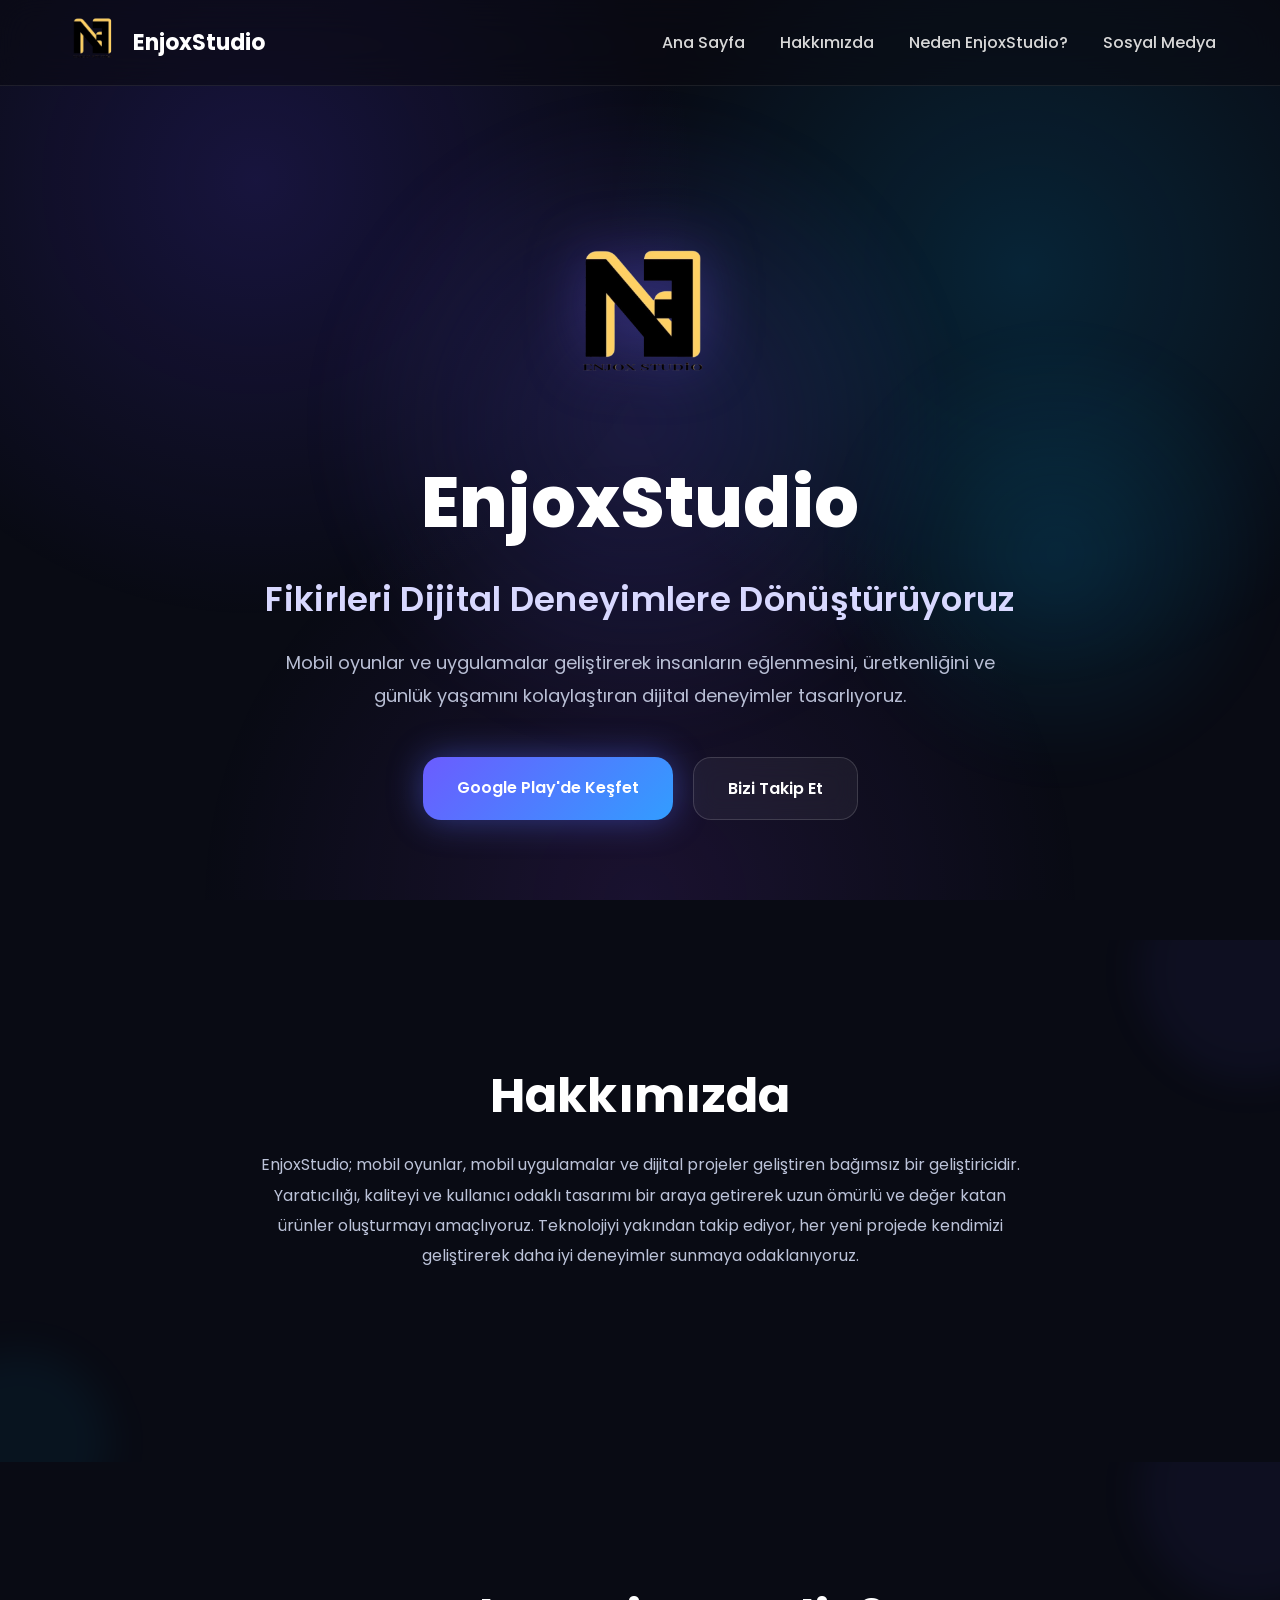
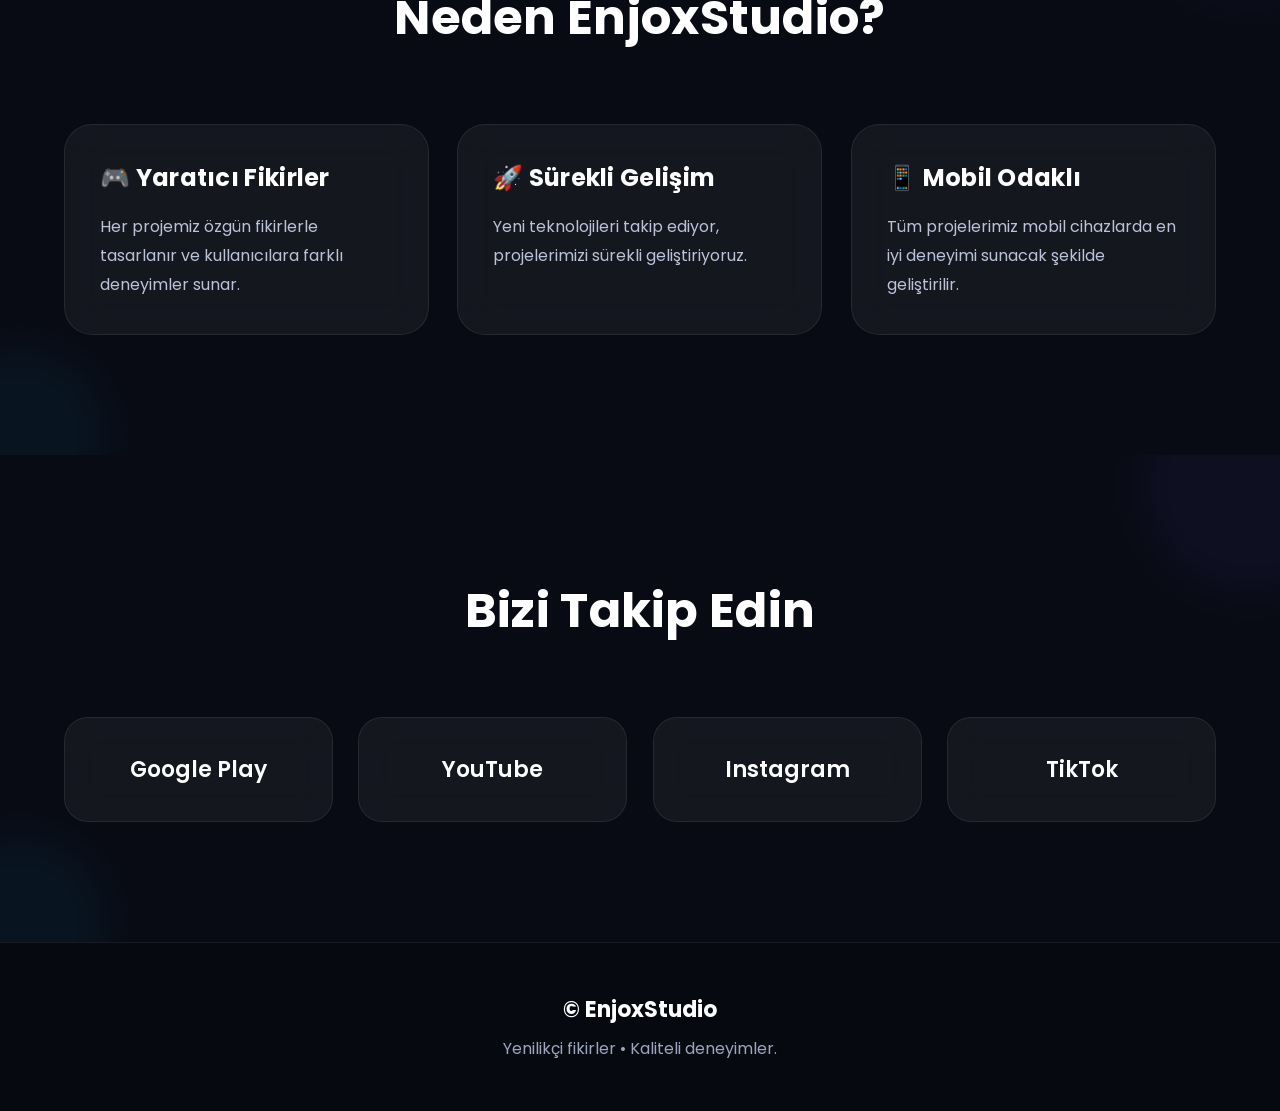
<file: index.html>
<!DOCTYPE html>
<html lang="tr">
<head>
  <meta charset="UTF-8" />
  <meta name="viewport" content="width=device-width, initial-scale=1.0" />
  <title>EnjoxStudio | Mobil Oyun Stüdyosu</title>

  <meta name="description" content="EnjoxStudio - Mobil oyun geliştiren bağımsız oyun stüdyosu.">

  <link rel="stylesheet" href="style.css">

  <link rel="preconnect" href="https://fonts.googleapis.com">
  <link rel="preconnect" href="https://fonts.gstatic.com" crossorigin>

  <link href="https://fonts.googleapis.com/css2?family=Poppins:wght@300;400;500;600;700;800&display=swap" rel="stylesheet">
</head>

<body>

<header>

<div class="container">

<div class="navbar">

<a href="#" class="logo">

<img src="logo.png" alt="EnjoxStudio Logo">

<span>EnjoxStudio</span>

</a>

<nav>

<a href="#anasayfa">Ana Sayfa</a>

<a href="#hakkimizda">Hakkımızda</a>

<a href="#neden">Neden EnjoxStudio?</a>

<a href="#iletisim">Sosyal Medya</a>

</nav>

<div class="menu-btn">

☰

</div>

</div>

</div>

</header>

<section id="anasayfa" class="hero">

<div class="hero-bg"></div>

<div class="container hero-content">

<img src="logo.png"
class="hero-logo"
alt="EnjoxStudio">

<h1>

EnjoxStudio

</h1>

<h2>

Fikirleri Dijital Deneyimlere Dönüştürüyoruz

</h2>

<p>

Mobil oyunlar ve uygulamalar geliştirerek insanların eğlenmesini, üretkenliğini ve günlük yaşamını kolaylaştıran dijital deneyimler tasarlıyoruz.

</p>

<div class="hero-buttons">

<a
href="https://play.google.com/store/apps/developer?id=Enjox+Studio"
target="_blank"
class="btn primary">

Google Play'de Keşfet

</a>

<a
href="#iletisim"
class="btn secondary">

Bizi Takip Et

</a>

</div>

</div>

</section>

<section id="hakkimizda">

<div class="container">

<div class="section-title">

<h2>

Hakkımızda

</h2>

<p>

EnjoxStudio; mobil oyunlar, mobil uygulamalar ve dijital projeler geliştiren bağımsız bir geliştiricidir. Yaratıcılığı, kaliteyi ve kullanıcı odaklı tasarımı bir araya getirerek uzun ömürlü ve değer katan ürünler oluşturmayı amaçlıyoruz. Teknolojiyi yakından takip ediyor, her yeni projede kendimizi geliştirerek daha iyi deneyimler sunmaya odaklanıyoruz.
</p>

</div>

</div>

</section>

<section id="neden">

<div class="container">

<div class="section-title">

<h2>

Neden EnjoxStudio?

</h2>

</div>

<div class="cards">

<div class="card">

<h3>

🎮 Yaratıcı Fikirler

</h3>

<p>

Her projemiz özgün fikirlerle tasarlanır ve kullanıcılara farklı deneyimler sunar.

</p>

</div>

<div class="card">

<h3>

🚀 Sürekli Gelişim

</h3>

<p>

Yeni teknolojileri takip ediyor, projelerimizi sürekli geliştiriyoruz.

</p>

</div>

<div class="card">

<h3>

📱 Mobil Odaklı

</h3>

<p>

Tüm projelerimiz mobil cihazlarda en iyi deneyimi sunacak şekilde geliştirilir.

</p>

</div>

</div>

</div>

</section>

<section id="iletisim">

<div class="container">

<div class="section-title">

<h2>

Bizi Takip Edin

</h2>

</div>

<div class="social-grid">

<a target="_blank"
href="https://play.google.com/store/apps/developer?id=Enjox+Studio"
class="social-card">

Google Play

</a>

<a target="_blank"
href="https://www.youtube.com/@enjoxstudio"
class="social-card">

YouTube

</a>

<a target="_blank"
href="https://www.instagram.com/enjoxstudio"
class="social-card">

Instagram

</a>

<a target="_blank"
href="https://www.tiktok.com/@enjoxstudio"
class="social-card">

TikTok

</a>

</div>

</div>

</section>

<footer>

<div class="container">

<p>

© EnjoxStudio

</p>

<span>

Yenilikçi fikirler •  Kaliteli deneyimler.

</span>

</div>

</footer>

<script src="script.js"></script>

</body>
</html>
</file>
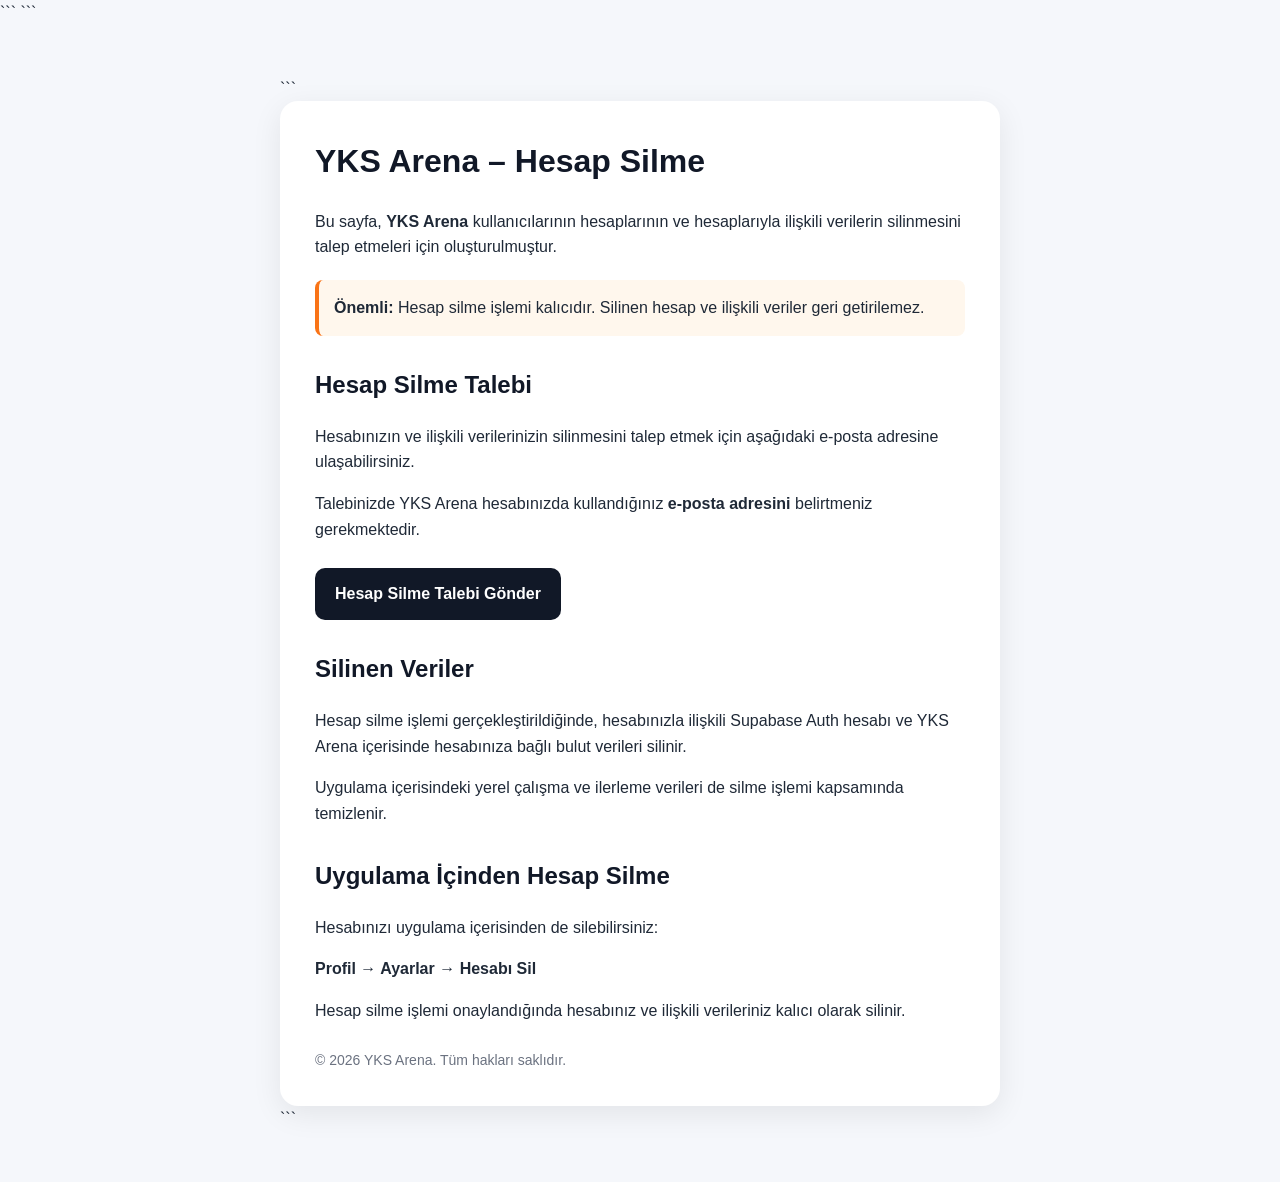
<file: delete-account.html>
<!DOCTYPE html>

<html lang="tr">
<head>
    <meta charset="UTF-8">
    <meta name="viewport" content="width=device-width, initial-scale=1.0">
    <title>YKS Arena - Hesap Silme</title>

```
<style>
    * {
        box-sizing: border-box;
    }

    body {
        margin: 0;
        font-family: Arial, Helvetica, sans-serif;
        background: #f5f7fb;
        color: #1f2937;
        line-height: 1.6;
    }

    .container {
        max-width: 760px;
        margin: 50px auto;
        padding: 0 20px;
    }

    .card {
        background: white;
        border-radius: 18px;
        padding: 35px;
        box-shadow: 0 8px 30px rgba(0, 0, 0, 0.08);
    }

    h1 {
        margin-top: 0;
        color: #111827;
    }

    h2 {
        margin-top: 30px;
        color: #111827;
    }

    .warning {
        background: #fff7ed;
        border-left: 4px solid #f97316;
        padding: 15px;
        border-radius: 8px;
        margin: 20px 0;
    }

    .email-button {
        display: inline-block;
        margin-top: 10px;
        padding: 13px 20px;
        background: #111827;
        color: white;
        text-decoration: none;
        border-radius: 10px;
        font-weight: bold;
    }

    .email-button:hover {
        opacity: 0.9;
    }

    footer {
        margin-top: 25px;
        font-size: 14px;
        color: #6b7280;
    }
</style>
```

</head>

<body>

<div class="container">

```
<div class="card">

    <h1>YKS Arena – Hesap Silme</h1>

    <p>
        Bu sayfa, <strong>YKS Arena</strong> kullanıcılarının hesaplarının
        ve hesaplarıyla ilişkili verilerin silinmesini talep etmeleri için
        oluşturulmuştur.
    </p>

    <div class="warning">
        <strong>Önemli:</strong>
        Hesap silme işlemi kalıcıdır. Silinen hesap ve ilişkili veriler
        geri getirilemez.
    </div>

    <h2>Hesap Silme Talebi</h2>

    <p>
        Hesabınızın ve ilişkili verilerinizin silinmesini talep etmek için
        aşağıdaki e-posta adresine ulaşabilirsiniz.
    </p>

    <p>
        Talebinizde YKS Arena hesabınızda kullandığınız
        <strong>e-posta adresini</strong> belirtmeniz gerekmektedir.
    </p>

    <a class="email-button"
       href="mailto:enjoxstudio@gmail.com?subject=YKS%20Arena%20Hesap%20Silme%20Talebi">
        Hesap Silme Talebi Gönder
    </a>

    <h2>Silinen Veriler</h2>

    <p>
        Hesap silme işlemi gerçekleştirildiğinde, hesabınızla ilişkili
        Supabase Auth hesabı ve YKS Arena içerisinde hesabınıza bağlı
        bulut verileri silinir.
    </p>

    <p>
        Uygulama içerisindeki yerel çalışma ve ilerleme verileri de
        silme işlemi kapsamında temizlenir.
    </p>

    <h2>Uygulama İçinden Hesap Silme</h2>

    <p>
        Hesabınızı uygulama içerisinden de silebilirsiniz:
    </p>

    <p>
        <strong>Profil → Ayarlar → Hesabı Sil</strong>
    </p>

    <p>
        Hesap silme işlemi onaylandığında hesabınız ve ilişkili verileriniz
        kalıcı olarak silinir.
    </p>

    <footer>
        © 2026 YKS Arena. Tüm hakları saklıdır.
    </footer>

</div>
```

</div>

</body>
</html>
</file>
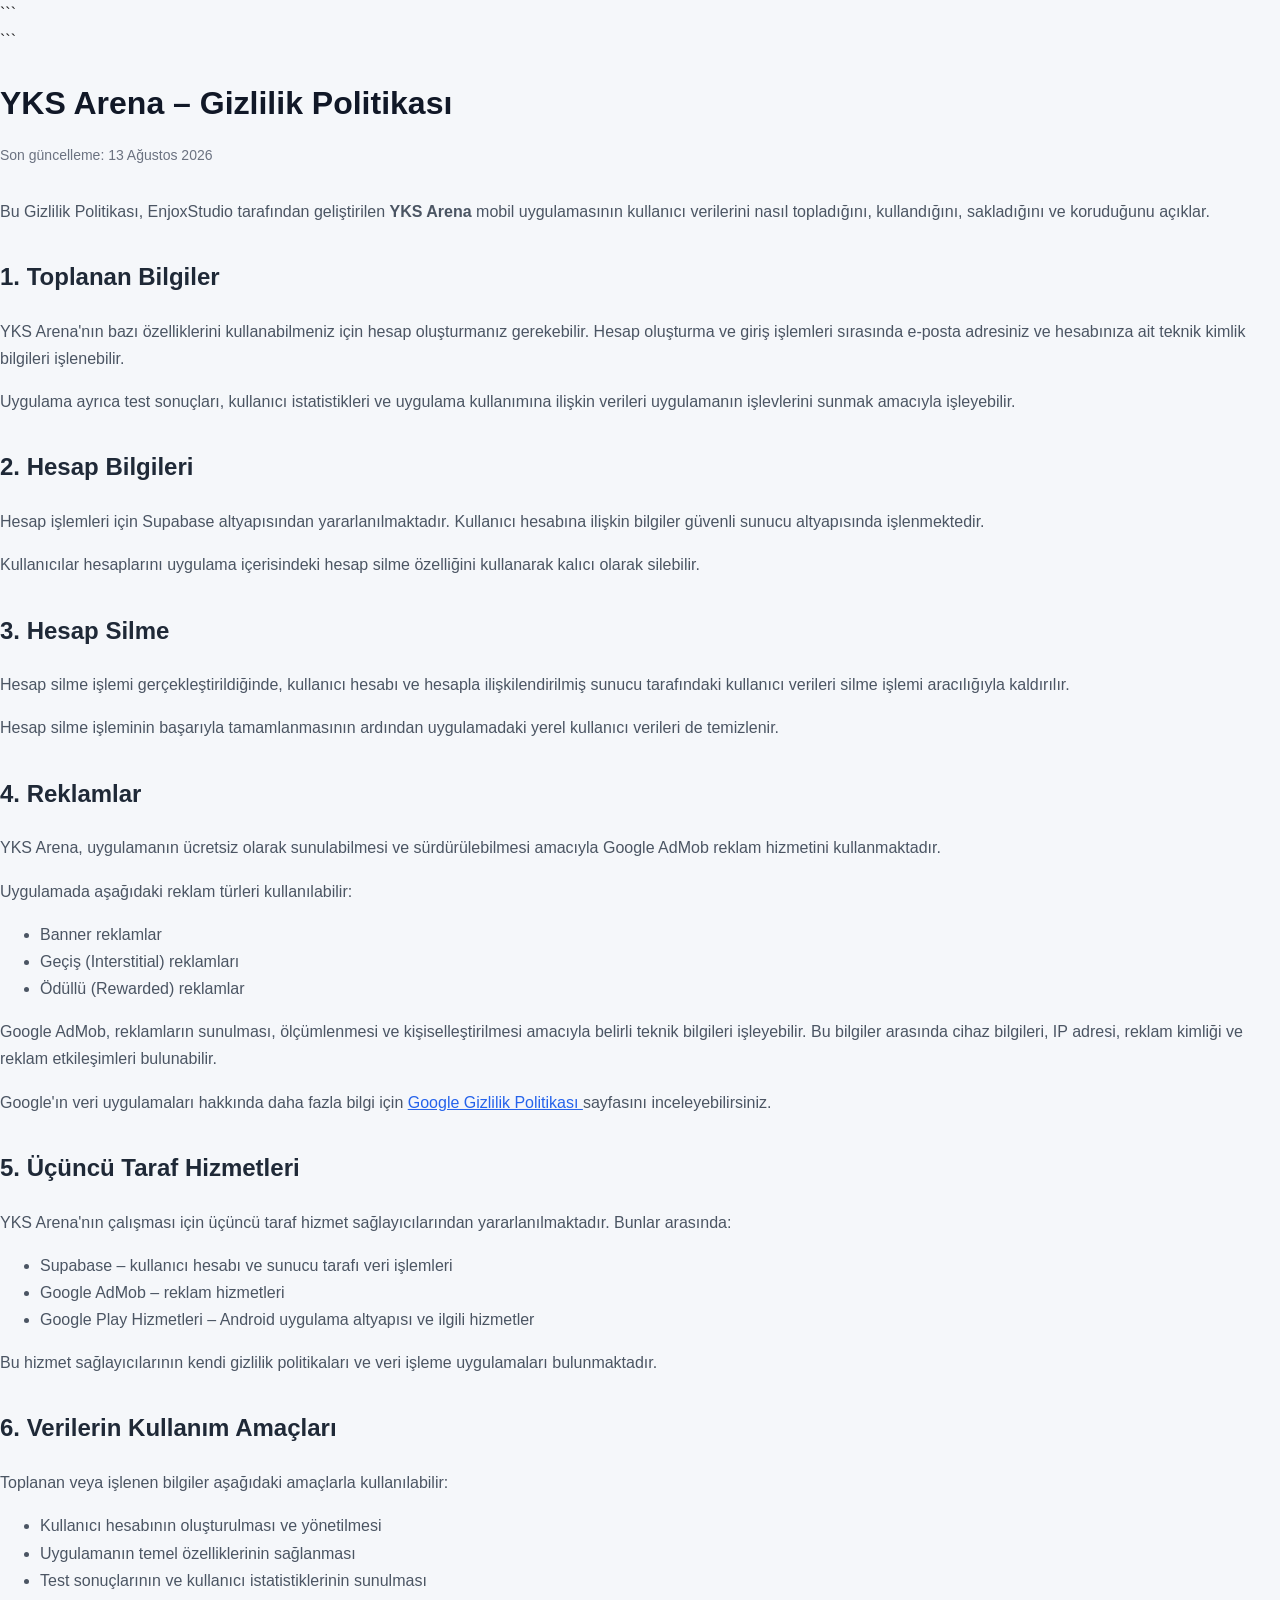
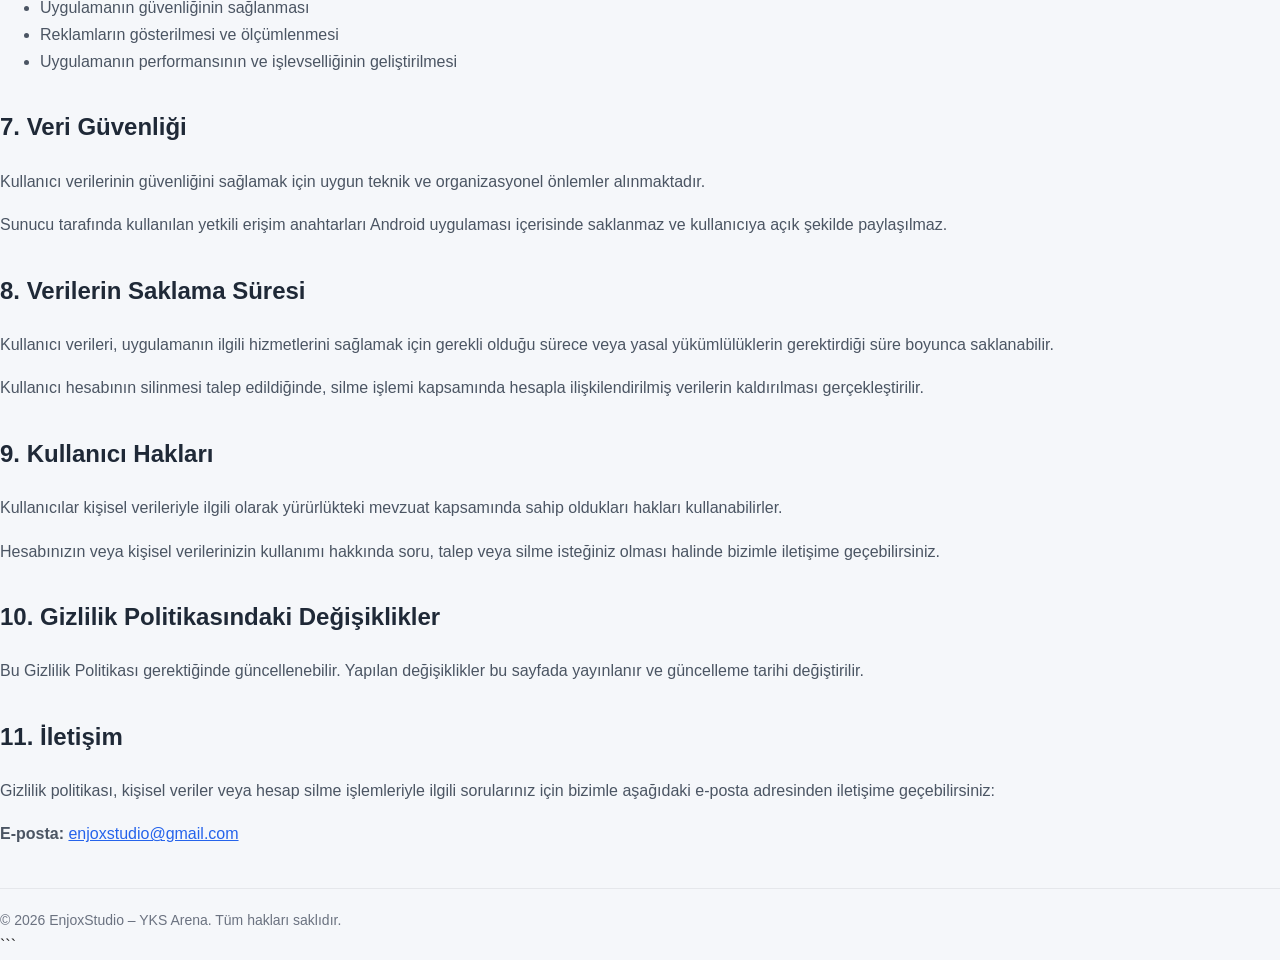
<file: privacy-policy.html>
<!DOCTYPE html>

<html lang="tr">
<head>
    <meta charset="UTF-8">
    <meta name="viewport" content="width=device-width, initial-scale=1.0">
    <title>YKS Arena - Gizlilik Politikası</title>
    <style>
        body {
            font-family: Arial, sans-serif;
            line-height: 1.7;
            margin: 0;
            padding: 0;
            background: #f5f7fa;
            color: #222;
        }

```
    .container {
        max-width: 900px;
        margin: 40px auto;
        background: #fff;
        padding: 40px;
        border-radius: 12px;
        box-shadow: 0 4px 20px rgba(0,0,0,0.08);
    }

    h1 {
        color: #111827;
        margin-bottom: 10px;
    }

    h2 {
        color: #1f2937;
        margin-top: 32px;
    }

    p, li {
        color: #4b5563;
    }

    a {
        color: #2563eb;
    }

    .date {
        color: #6b7280;
        font-size: 14px;
        margin-bottom: 30px;
    }

    footer {
        margin-top: 40px;
        padding-top: 20px;
        border-top: 1px solid #e5e7eb;
        color: #6b7280;
        font-size: 14px;
    }
</style>
```

</head>

<body>
<div class="container">

```
<h1>YKS Arena – Gizlilik Politikası</h1>

<p class="date">Son güncelleme: 13 Ağustos 2026</p>

<p>
    Bu Gizlilik Politikası, EnjoxStudio tarafından geliştirilen
    <strong>YKS Arena</strong> mobil uygulamasının kullanıcı verilerini
    nasıl topladığını, kullandığını, sakladığını ve koruduğunu açıklar.
</p>

<h2>1. Toplanan Bilgiler</h2>

<p>
    YKS Arena'nın bazı özelliklerini kullanabilmeniz için hesap oluşturmanız
    gerekebilir. Hesap oluşturma ve giriş işlemleri sırasında e-posta adresiniz
    ve hesabınıza ait teknik kimlik bilgileri işlenebilir.
</p>

<p>
    Uygulama ayrıca test sonuçları, kullanıcı istatistikleri ve uygulama
    kullanımına ilişkin verileri uygulamanın işlevlerini sunmak amacıyla
    işleyebilir.
</p>

<h2>2. Hesap Bilgileri</h2>

<p>
    Hesap işlemleri için Supabase altyapısından yararlanılmaktadır.
    Kullanıcı hesabına ilişkin bilgiler güvenli sunucu altyapısında
    işlenmektedir.
</p>

<p>
    Kullanıcılar hesaplarını uygulama içerisindeki hesap silme özelliğini
    kullanarak kalıcı olarak silebilir.
</p>

<h2>3. Hesap Silme</h2>

<p>
    Hesap silme işlemi gerçekleştirildiğinde, kullanıcı hesabı ve hesapla
    ilişkilendirilmiş sunucu tarafındaki kullanıcı verileri silme işlemi
    aracılığıyla kaldırılır.
</p>

<p>
    Hesap silme işleminin başarıyla tamamlanmasının ardından uygulamadaki
    yerel kullanıcı verileri de temizlenir.
</p>

<h2>4. Reklamlar</h2>

<p>
    YKS Arena, uygulamanın ücretsiz olarak sunulabilmesi ve sürdürülebilmesi
    amacıyla Google AdMob reklam hizmetini kullanmaktadır.
</p>

<p>
    Uygulamada aşağıdaki reklam türleri kullanılabilir:
</p>

<ul>
    <li>Banner reklamlar</li>
    <li>Geçiş (Interstitial) reklamları</li>
    <li>Ödüllü (Rewarded) reklamlar</li>
</ul>

<p>
    Google AdMob, reklamların sunulması, ölçümlenmesi ve kişiselleştirilmesi
    amacıyla belirli teknik bilgileri işleyebilir. Bu bilgiler arasında
    cihaz bilgileri, IP adresi, reklam kimliği ve reklam etkileşimleri
    bulunabilir.
</p>

<p>
    Google'ın veri uygulamaları hakkında daha fazla bilgi için
    <a href="https://policies.google.com/privacy" target="_blank">
        Google Gizlilik Politikası
    </a>
    sayfasını inceleyebilirsiniz.
</p>

<h2>5. Üçüncü Taraf Hizmetleri</h2>

<p>
    YKS Arena'nın çalışması için üçüncü taraf hizmet sağlayıcılarından
    yararlanılmaktadır. Bunlar arasında:
</p>

<ul>
    <li>Supabase – kullanıcı hesabı ve sunucu tarafı veri işlemleri</li>
    <li>Google AdMob – reklam hizmetleri</li>
    <li>Google Play Hizmetleri – Android uygulama altyapısı ve ilgili hizmetler</li>
</ul>

<p>
    Bu hizmet sağlayıcılarının kendi gizlilik politikaları ve veri işleme
    uygulamaları bulunmaktadır.
</p>

<h2>6. Verilerin Kullanım Amaçları</h2>

<p>
    Toplanan veya işlenen bilgiler aşağıdaki amaçlarla kullanılabilir:
</p>

<ul>
    <li>Kullanıcı hesabının oluşturulması ve yönetilmesi</li>
    <li>Uygulamanın temel özelliklerinin sağlanması</li>
    <li>Test sonuçlarının ve kullanıcı istatistiklerinin sunulması</li>
    <li>Uygulamanın güvenliğinin sağlanması</li>
    <li>Reklamların gösterilmesi ve ölçümlenmesi</li>
    <li>Uygulamanın performansının ve işlevselliğinin geliştirilmesi</li>
</ul>

<h2>7. Veri Güvenliği</h2>

<p>
    Kullanıcı verilerinin güvenliğini sağlamak için uygun teknik ve
    organizasyonel önlemler alınmaktadır.
</p>

<p>
    Sunucu tarafında kullanılan yetkili erişim anahtarları Android uygulaması
    içerisinde saklanmaz ve kullanıcıya açık şekilde paylaşılmaz.
</p>

<h2>8. Verilerin Saklama Süresi</h2>

<p>
    Kullanıcı verileri, uygulamanın ilgili hizmetlerini sağlamak için
    gerekli olduğu sürece veya yasal yükümlülüklerin gerektirdiği süre
    boyunca saklanabilir.
</p>

<p>
    Kullanıcı hesabının silinmesi talep edildiğinde, silme işlemi kapsamında
    hesapla ilişkilendirilmiş verilerin kaldırılması gerçekleştirilir.
</p>

<h2>9. Kullanıcı Hakları</h2>

<p>
    Kullanıcılar kişisel verileriyle ilgili olarak yürürlükteki mevzuat
    kapsamında sahip oldukları hakları kullanabilirler.
</p>

<p>
    Hesabınızın veya kişisel verilerinizin kullanımı hakkında soru, talep
    veya silme isteğiniz olması halinde bizimle iletişime geçebilirsiniz.
</p>

<h2>10. Gizlilik Politikasındaki Değişiklikler</h2>

<p>
    Bu Gizlilik Politikası gerektiğinde güncellenebilir. Yapılan değişiklikler
    bu sayfada yayınlanır ve güncelleme tarihi değiştirilir.
</p>

<h2>11. İletişim</h2>

<p>
    Gizlilik politikası, kişisel veriler veya hesap silme işlemleriyle ilgili
    sorularınız için bizimle aşağıdaki e-posta adresinden iletişime
    geçebilirsiniz:
</p>

<p>
    <strong>E-posta:</strong>
    <a href="mailto:enjoxstudio@gmail.com">enjoxstudio@gmail.com</a>
</p>

<footer>
    © 2026 EnjoxStudio – YKS Arena. Tüm hakları saklıdır.
</footer>
```

</div>
</body>
</html>
</file>
<file: style.css>
/* ==========================================
   ENJOXSTUDIO
   STYLE.CSS
========================================== */

*{
    margin:0;
    padding:0;
    box-sizing:border-box;
}

html{
    scroll-behavior:smooth;
}

body{
    font-family:'Poppins',sans-serif;
    background:#090B14;
    color:#ffffff;
    overflow-x:hidden;
}

/* Scrollbar */

::-webkit-scrollbar{
    width:10px;
}

::-webkit-scrollbar-track{
    background:#0d1020;
}

::-webkit-scrollbar-thumb{
    background:#6b5cff;
    border-radius:20px;
}

/* Container */

.container{
    width:min(1200px,90%);
    margin:auto;
}

/* Background Glow */

body::before{
    content:"";
    position:fixed;
    inset:0;
    background:
    radial-gradient(circle at 20% 20%,rgba(93,63,255,.18),transparent 35%),
    radial-gradient(circle at 80% 30%,rgba(0,183,255,.15),transparent 35%),
    radial-gradient(circle at 50% 100%,rgba(151,71,255,.12),transparent 40%);
    z-index:-2;
}

/* Header */

header{

    position:fixed;

    width:100%;

    top:0;

    left:0;

    backdrop-filter:blur(18px);

    background:rgba(10,10,18,.55);

    border-bottom:1px solid rgba(255,255,255,.08);

    z-index:999;

}

.navbar{

    height:85px;

    display:flex;

    align-items:center;

    justify-content:space-between;

}

.logo{

    display:flex;

    align-items:center;

    gap:14px;

    text-decoration:none;

    color:white;

    font-size:22px;

    font-weight:700;

}

.logo img{

    width:55px;

    height:55px;

    object-fit:contain;

}

nav{

    display:flex;

    gap:35px;

}

nav a{

    text-decoration:none;

    color:#d8d8d8;

    transition:.3s;

    font-weight:500;

}

nav a:hover{

    color:#7f74ff;

}

.menu-btn{

    display:none;

    font-size:34px;

    cursor:pointer;

}

/* HERO */

.hero{

    min-height:100vh;

    display:flex;

    align-items:center;

    position:relative;

}

.hero-content{

    text-align:center;

    padding-top:120px;

}

.hero-logo{

    width:170px;

    margin-bottom:35px;

    filter:drop-shadow(0 0 30px rgba(111,94,255,.35));

}

.hero h1{

    font-size:70px;

    font-weight:800;

    margin-bottom:18px;

}

.hero h2{

    font-size:34px;

    font-weight:600;

    color:#d8d8ff;

    margin-bottom:22px;

}

.hero p{

    max-width:720px;

    margin:auto;

    color:#b9bfd5;

    line-height:1.8;

    font-size:18px;

}

/* Buttons */

.hero-buttons{

    margin-top:45px;

    display:flex;

    justify-content:center;

    gap:20px;

    flex-wrap:wrap;

}

.btn{

    padding:18px 34px;

    border-radius:18px;

    text-decoration:none;

    font-weight:600;

    transition:.35s;

}

.primary{

    background:linear-gradient(135deg,#6b5cff,#329dff);

    color:white;

    box-shadow:0 0 35px rgba(86,107,255,.45);

}

.primary:hover{

    transform:translateY(-5px);

    box-shadow:0 0 55px rgba(86,107,255,.7);

}

.secondary{

    border:1px solid rgba(255,255,255,.15);

    color:white;

    backdrop-filter:blur(12px);

    background:rgba(255,255,255,.05);

}

.secondary:hover{

    transform:translateY(-5px);

    background:rgba(255,255,255,.08);

}

/* Sections */

section{

    padding:120px 0;

}

.section-title{

    text-align:center;

    margin-bottom:70px;

}

.section-title h2{

    font-size:48px;

    margin-bottom:18px;

}

.section-title p{

    color:#bcc3d9;

    line-height:1.9;

    max-width:760px;

    margin:auto;

}

/* Cards */

.cards{

    display:grid;

    grid-template-columns:repeat(3,1fr);

    gap:28px;

}

.card{

    background:rgba(255,255,255,.05);

    border:1px solid rgba(255,255,255,.08);

    border-radius:28px;

    padding:35px;

    backdrop-filter:blur(20px);

    transition:.35s;

}

.card:hover{

    transform:translateY(-10px);

    border-color:#6b5cff;

    box-shadow:0 0 35px rgba(111,94,255,.25);

}

.card h3{

    margin-bottom:18px;

    font-size:24px;

}

.card p{

    color:#bcc3d9;

    line-height:1.8;

}

/* ==========================
   SOCIAL
========================== */

.social-grid{

    display:grid;

    grid-template-columns:repeat(4,1fr);

    gap:25px;

}

.social-card{

    background:rgba(255,255,255,.05);

    backdrop-filter:blur(18px);

    border:1px solid rgba(255,255,255,.08);

    border-radius:24px;

    text-decoration:none;

    color:white;

    padding:35px;

    text-align:center;

    font-size:22px;

    font-weight:600;

    transition:.35s;

}

.social-card:hover{

    transform:translateY(-10px);

    border-color:#6b5cff;

    box-shadow:0 0 35px rgba(111,94,255,.25);

    background:rgba(255,255,255,.08);

}

/* ==========================
   FOOTER
========================== */

footer{

    padding:50px 0;

    border-top:1px solid rgba(255,255,255,.08);

    text-align:center;

    background:#070910;

}

footer p{

    font-size:22px;

    font-weight:700;

    margin-bottom:10px;

}

footer span{

    color:#9ea6bf;

}

/* ==========================
   ANIMATIONS
========================== */

@keyframes fadeUp{

    from{

        opacity:0;

        transform:translateY(50px);

    }

    to{

        opacity:1;

        transform:translateY(0);

    }

}

.hero-logo{

    animation:fadeUp .8s ease;

}

.hero h1{

    animation:fadeUp 1s ease;

}

.hero h2{

    animation:fadeUp 1.2s ease;

}

.hero p{

    animation:fadeUp 1.4s ease;

}

.hero-buttons{

    animation:fadeUp 1.6s ease;

}

/* Glow */

.hero::before{

    content:"";

    position:absolute;

    width:650px;

    height:650px;

    background:radial-gradient(circle,#6b5cff33,transparent 70%);

    left:50%;

    top:45%;

    transform:translate(-50%,-50%);

    z-index:-1;

}

.hero::after{

    content:"";

    position:absolute;

    width:450px;

    height:450px;

    background:radial-gradient(circle,#00b7ff22,transparent 70%);

    left:65%;

    top:35%;

    z-index:-1;

}

/* Hover */

.logo img{

    transition:.4s;

}

.logo:hover img{

    transform:rotate(8deg) scale(1.08);

}

.card,
.social-card,
.btn{

    will-change:transform;

}

/* Titles */

h1,h2,h3{

    letter-spacing:.3px;

}

section{

    position:relative;

    overflow:hidden;

}

/* Decorative circles */

section::before{

    content:"";

    position:absolute;

    width:220px;

    height:220px;

    border-radius:50%;

    background:rgba(108,92,255,.06);

    top:-80px;

    right:-80px;

    filter:blur(20px);

}

section::after{

    content:"";

    position:absolute;

    width:180px;

    height:180px;

    border-radius:50%;

    background:rgba(0,183,255,.05);

    bottom:-70px;

    left:-70px;

    filter:blur(20px);

}


/* ==========================
   RESPONSIVE
========================== */

@media (max-width:1100px){

.cards{

grid-template-columns:1fr;

}

.social-grid{

grid-template-columns:repeat(2,1fr);

}

.hero h1{

font-size:56px;

}

.hero h2{

font-size:28px;

}

}

@media (max-width:768px){

header{

padding:0 15px;

}

.navbar{

height:75px;

}

.menu-btn{

display:block;

z-index:1001;

}

nav{

position:fixed;

top:75px;

right:-100%;

width:270px;

height:calc(100vh - 75px);

background:rgba(9,11,20,.98);

backdrop-filter:blur(25px);

display:flex;

flex-direction:column;

justify-content:flex-start;

align-items:flex-start;

padding:40px 30px;

gap:28px;

transition:.35s;

border-left:1px solid rgba(255,255,255,.08);

}

nav.active{

right:0;

}

nav a{

font-size:18px;

width:100%;

}

.hero{

padding:120px 0 80px;

}

.hero-logo{

width:135px;

}

.hero h1{

font-size:42px;

}

.hero h2{

font-size:24px;

}

.hero p{

font-size:16px;

}

.hero-buttons{

flex-direction:column;

align-items:center;

}

.btn{

width:260px;

text-align:center;

}

.section-title h2{

font-size:36px;

}

.social-grid{

grid-template-columns:1fr;

}

.card{

padding:28px;

}

.social-card{

padding:30px;

}

}

@media (max-width:480px){

.container{

width:92%;

}

.hero h1{

font-size:34px;

}

.hero h2{

font-size:20px;

}

.hero p{

font-size:15px;

line-height:1.7;

}

.section-title h2{

font-size:30px;

}

.logo span{

display:none;

}

.logo img{

width:46px;

height:46px;

}

footer{

padding:35px 0;

}

footer p{

font-size:18px;

}

footer span{

font-size:14px;

}

}

/* ==========================
   SMOOTH EFFECTS
========================== */

.card,
.social-card,
.btn,
.logo img{

transition:all .35s ease;

}

.hero{

overflow:hidden;

}

.hero-content{

position:relative;

z-index:2;

}

.card:hover{

transform:translateY(-12px) scale(1.02);

}

.social-card:hover{

transform:translateY(-12px) scale(1.03);

}

.primary:hover{

filter:brightness(1.08);

}

.secondary:hover{

border-color:#6b5cff;

}

.hero-logo{

animation:float 5s ease-in-out infinite;

}

@keyframes float{

0%{

transform:translateY(0);

}

50%{

transform:translateY(-10px);

}

100%{

transform:translateY(0);

}

}

/* ==========================
   SELECTION
========================== */

::selection{

background:#6b5cff;

color:#fff;

}

/* ==========================
   END
========================== */
</file>
